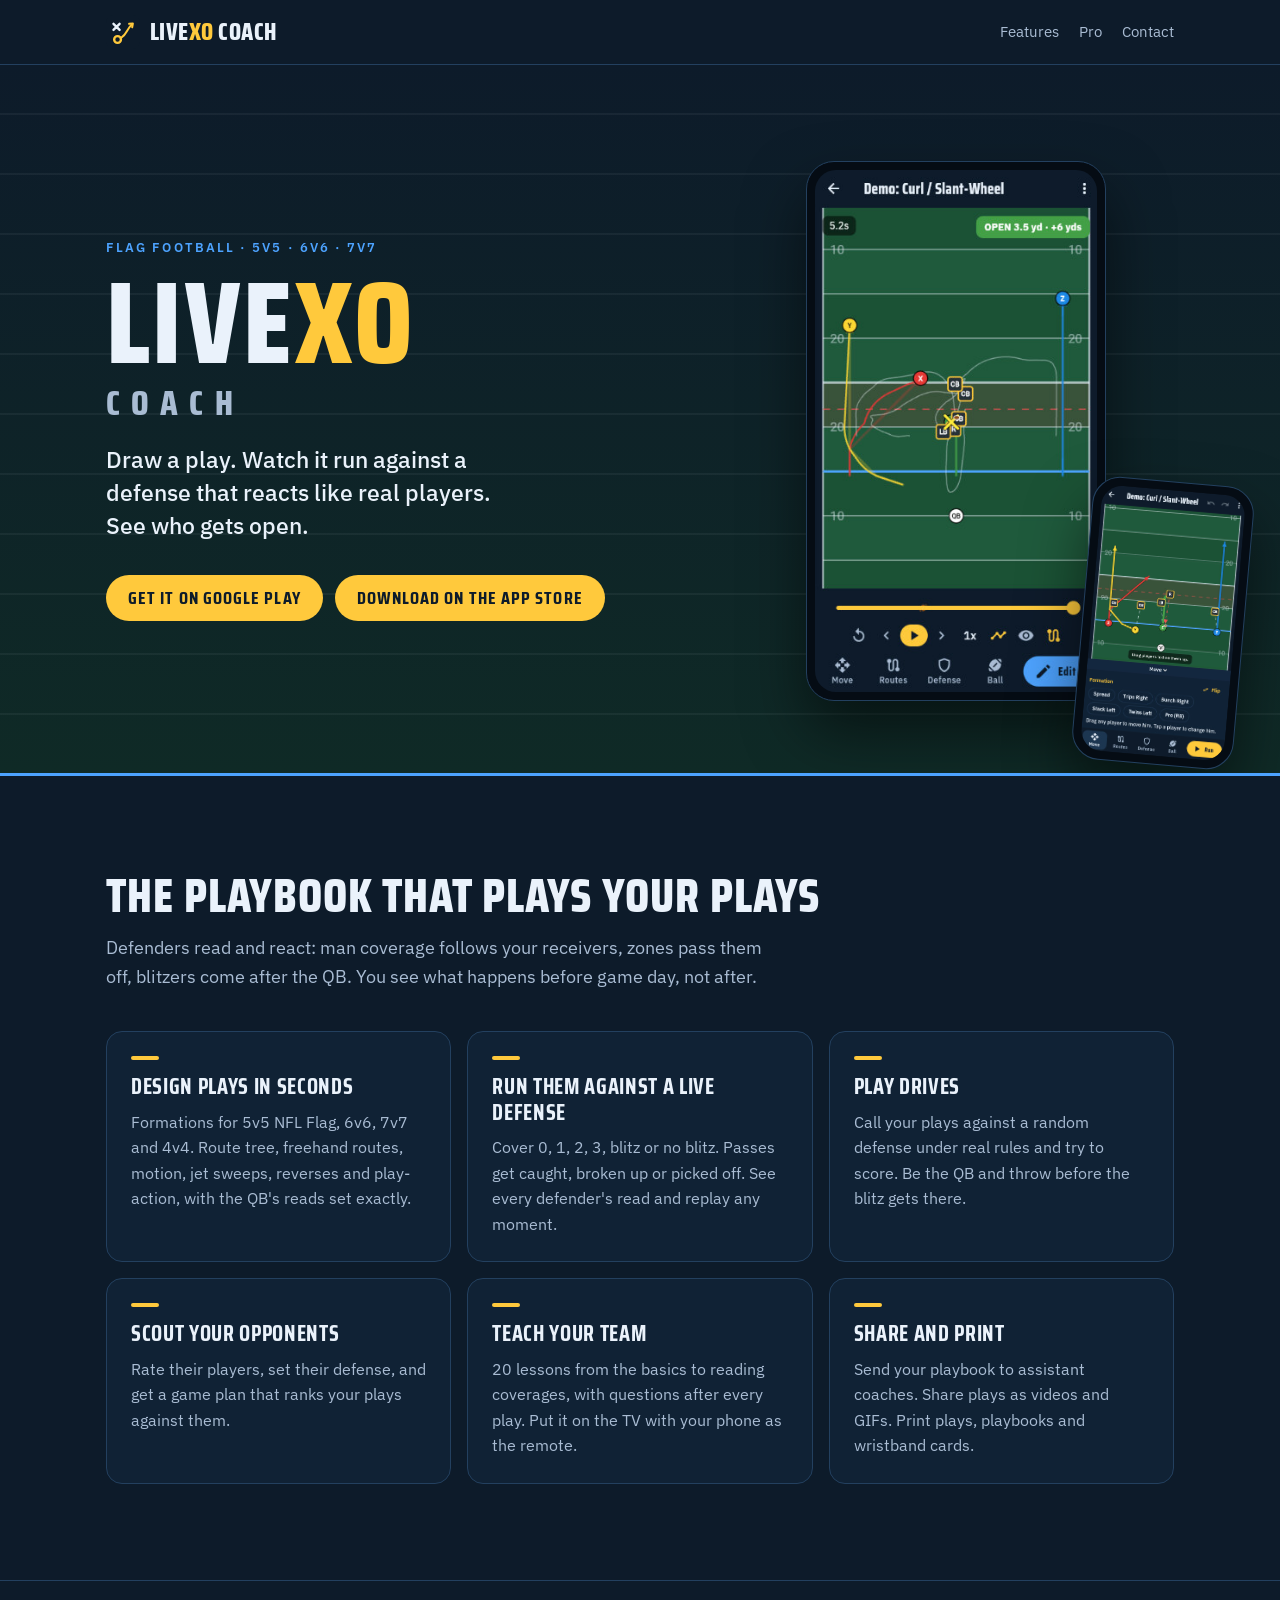
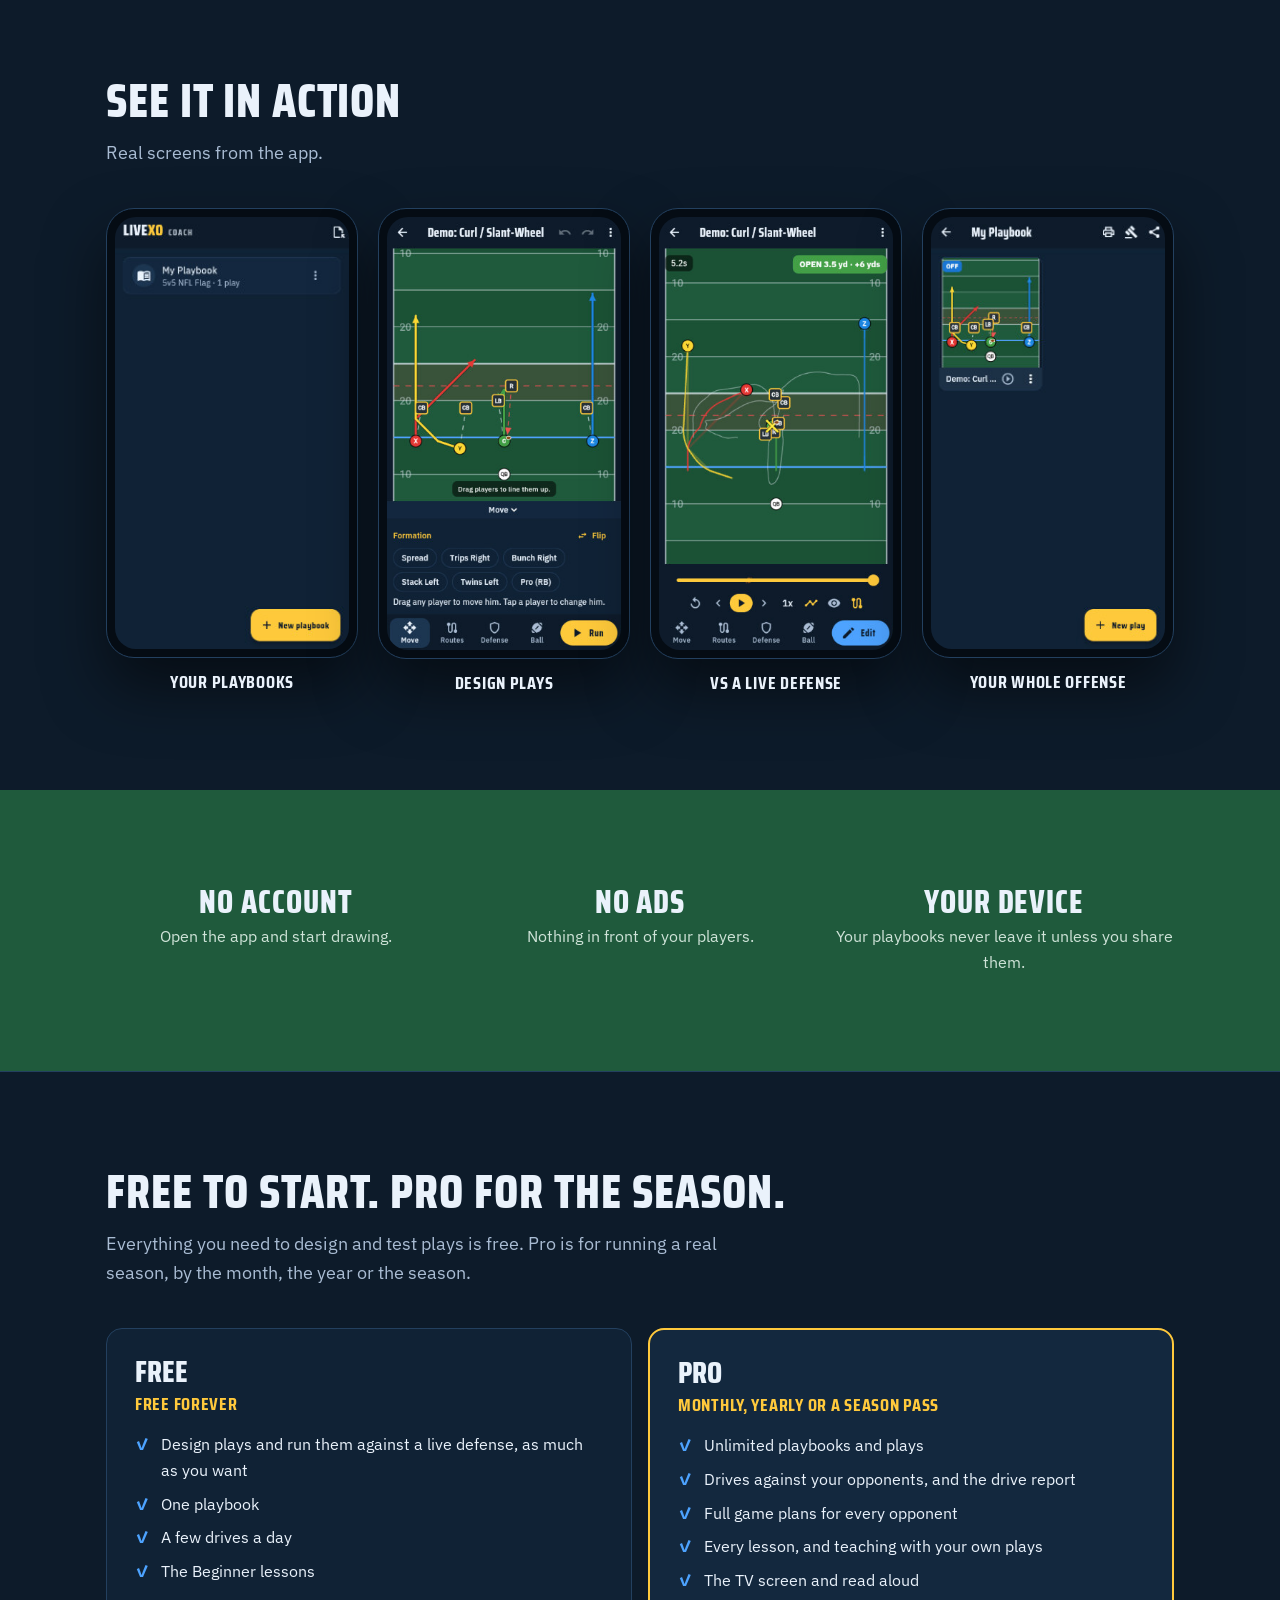
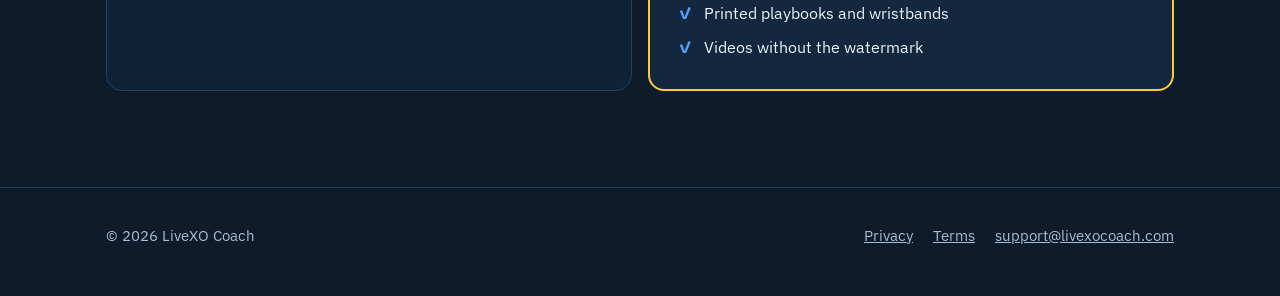
<file: index.html>
<!doctype html>
<html lang="en">
<head>
<meta charset="utf-8">
<meta name="viewport" content="width=device-width, initial-scale=1">
<title>LiveXO Coach: Flag Football Plays vs a Live Defense</title>
<meta name="description" content="Design flag football plays and watch them run against a live, reacting defense. Playbooks, drives, scouting, lessons and wristbands for coaches.">
<meta property="og:title" content="LiveXO Coach">
<meta property="og:description" content="Draw a play. Watch it run against a defense that reacts like real players. See who gets open.">
<meta property="og:image" content="https://www.livexocoach.com/img/playback.jpg">
<meta name="theme-color" content="#0D1B2A">
<link rel="icon" href="img/icon.svg" type="image/svg+xml">
<link rel="preconnect" href="https://fonts.googleapis.com">
<link rel="preconnect" href="https://fonts.gstatic.com" crossorigin>
<link rel="stylesheet" href="https://fonts.googleapis.com/css2?family=Saira+Condensed:wght@700;800&family=IBM+Plex+Sans:wght@400;500;600&display=swap">
<link rel="stylesheet" href="style.css">
</head>
<body>
<header class="top">
  <div class="wrap">
    <a class="brand" href="./"><img src="img/icon.svg" alt=""><span>LIVE<b>XO</b> COACH</span></a>
    <nav><a href="#features">Features</a><a href="#pro">Pro</a><a href="mailto:support@livexocoach.com">Contact</a></nav>
  </div>
</header>

<main>
  <div class="hero">
    <div class="wrap">
      <div>
        <p class="eyebrow">Flag football · 5v5 · 6v6 · 7v7</p>
        <h1 class="wordmark">LIVE<b>XO</b><small>COACH</small></h1>
        <p class="lede">Draw a play. Watch it run against a defense that reacts like real players. See who gets open.</p>
        <div class="cta">
          <a class="pill solid" href="https://play.google.com/store/apps/details?id=com.livexocoach.app">Get it on Google Play</a>
          <a class="pill solid" href="https://apps.apple.com/app/id6827227109">Download on the App Store</a>
        </div>
      </div>
      <div class="hero-shot">
        <div class="phone"><img src="img/playback.jpg" alt="A play running against a live defense, with an OPEN result badge" width="327" height="605"></div>
        <div class="phone"><img src="img/editor.jpg" alt="The play editor with routes and formations" width="327" height="605" loading="lazy"></div>
      </div>
    </div>
  </div>

  <section id="features">
    <div class="wrap">
      <h2>The playbook that plays your plays</h2>
      <p class="sub">Defenders read and react: man coverage follows your receivers, zones pass them off, blitzers come after the QB. You see what happens before game day, not after.</p>
      <div class="features">
        <div class="card"><h3>Design plays in seconds</h3><p>Formations for 5v5 NFL Flag, 6v6, 7v7 and 4v4. Route tree, freehand routes, motion, jet sweeps, reverses and play-action, with the QB's reads set exactly.</p></div>
        <div class="card"><h3>Run them against a live defense</h3><p>Cover 0, 1, 2, 3, blitz or no blitz. Passes get caught, broken up or picked off. See every defender's read and replay any moment.</p></div>
        <div class="card"><h3>Play drives</h3><p>Call your plays against a random defense under real rules and try to score. Be the QB and throw before the blitz gets there.</p></div>
        <div class="card"><h3>Scout your opponents</h3><p>Rate their players, set their defense, and get a game plan that ranks your plays against them.</p></div>
        <div class="card"><h3>Teach your team</h3><p>20 lessons from the basics to reading coverages, with questions after every play. Put it on the TV with your phone as the remote.</p></div>
        <div class="card"><h3>Share and print</h3><p>Send your playbook to assistant coaches. Share plays as videos and GIFs. Print plays, playbooks and wristband cards.</p></div>
      </div>
    </div>
  </section>

  <section>
    <div class="wrap">
      <h2>See it in action</h2>
      <p class="sub">Real screens from the app.</p>
      <div class="shots">
        <figure><div class="phone"><img src="img/home.jpg" alt="Home screen with a playbook" width="327" height="605" loading="lazy"></div><figcaption>Your playbooks</figcaption></figure>
        <figure><div class="phone"><img src="img/editor.jpg" alt="Play editor with routes" width="327" height="605" loading="lazy"></div><figcaption>Design plays</figcaption></figure>
        <figure><div class="phone"><img src="img/playback.jpg" alt="A play running against a live defense" width="327" height="605" loading="lazy"></div><figcaption>Vs a live defense</figcaption></figure>
        <figure><div class="phone"><img src="img/playbook.jpg" alt="Playbook grid of play cards" width="245" height="453" loading="lazy"></div><figcaption>Your whole offense</figcaption></figure>
      </div>
    </div>
  </section>

  <section class="promise">
    <div class="wrap">
      <div><strong>No account</strong><span>Open the app and start drawing.</span></div>
      <div><strong>No ads</strong><span>Nothing in front of your players.</span></div>
      <div><strong>Your device</strong><span>Your playbooks never leave it unless you share them.</span></div>
    </div>
  </section>

  <section id="pro">
    <div class="wrap">
      <h2>Free to start. Pro for the season.</h2>
      <p class="sub">Everything you need to design and test plays is free. Pro is for running a real season, by the month, the year or the season.</p>
      <div class="split">
        <div class="plan">
          <h3>Free</h3>
          <p class="price">Free forever</p>
          <ul>
            <li>Design plays and run them against a live defense, as much as you want</li>
            <li>One playbook</li>
            <li>A few drives a day</li>
            <li>The Beginner lessons</li>
          </ul>
        </div>
        <div class="plan pro">
          <h3>Pro</h3>
          <p class="price">Monthly, yearly or a season pass</p>
          <ul>
            <li>Unlimited playbooks and plays</li>
            <li>Drives against your opponents, and the drive report</li>
            <li>Full game plans for every opponent</li>
            <li>Every lesson, and teaching with your own plays</li>
            <li>The TV screen and read aloud</li>
            <li>Printed playbooks and wristbands</li>
            <li>Videos without the watermark</li>
          </ul>
        </div>
      </div>
    </div>
  </section>
</main>

<footer>
  <div class="wrap">
    <span>© 2026 LiveXO Coach</span>
    <nav><a href="privacy/">Privacy</a><a href="terms/">Terms</a><a href="mailto:support@livexocoach.com">support@livexocoach.com</a></nav>
  </div>
</footer>
</body>
</html>
</file>
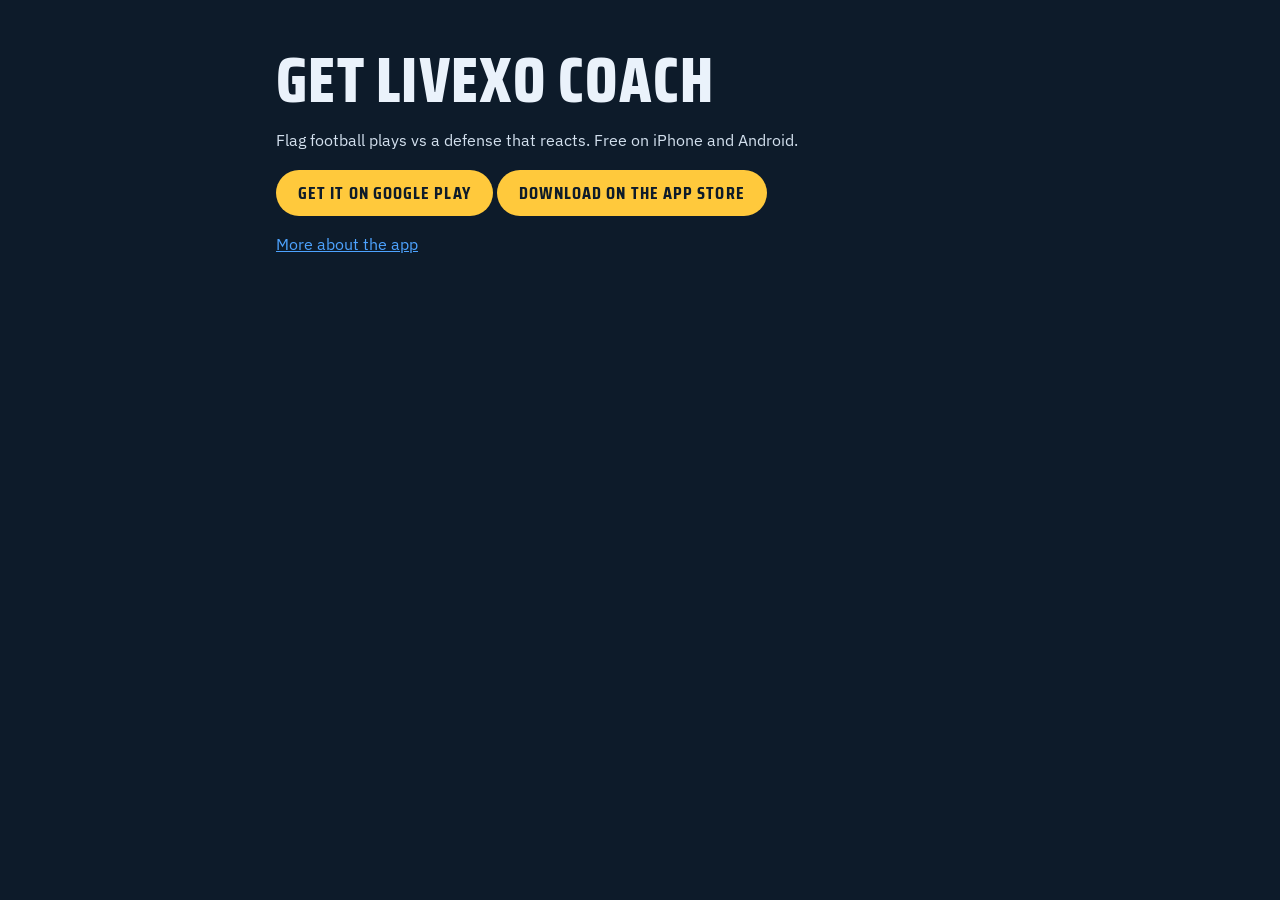
<file: get/index.html>
<!doctype html>
<html lang="en">
<head>
<meta charset="utf-8">
<meta name="viewport" content="width=device-width, initial-scale=1">
<title>Get LiveXO Coach</title>
<meta name="robots" content="noindex">
<meta name="theme-color" content="#0D1B2A">
<link rel="icon" href="../img/icon.svg" type="image/svg+xml">
<link rel="stylesheet" href="https://fonts.googleapis.com/css2?family=Saira+Condensed:wght@700;800&family=IBM+Plex+Sans:wght@400;500;600&display=swap">
<link rel="stylesheet" href="../style.css">
<script>
// Sends phones straight to their store, tagged with where the link was
// posted (?ref=tiktok etc.) so Play Console and App Store Connect show
// installs by source. Nothing is stored or sent anywhere else.
(function () {
  // App Store Connect → Analytics → Sources → Campaigns shows the provider
  // ID. Without it the App Store link still works, just untagged.
  var APPLE_PROVIDER_ID = '129684420';
  var m = /[?&]ref=([a-z0-9_-]{1,40})/i.exec(location.search);
  var ref = m ? m[1].toLowerCase() : 'site';
  var play = 'https://play.google.com/store/apps/details?id=com.livexocoach.app' +
    '&referrer=' + encodeURIComponent('utm_source=' + ref + '&utm_medium=link');
  var apple = APPLE_PROVIDER_ID
    ? 'https://apps.apple.com/app/apple-store/id6827227109?pt=' +
      APPLE_PROVIDER_ID + '&ct=' + ref + '&mt=8'
    : 'https://apps.apple.com/app/id6827227109';
  var ua = navigator.userAgent;
  var ios = /iPhone|iPad|iPod/.test(ua) ||
    (/Macintosh/.test(ua) && navigator.maxTouchPoints > 1);
  if (ios) location.replace(apple);
  else if (/Android/.test(ua)) location.replace(play);
  document.addEventListener('DOMContentLoaded', function () {
    document.getElementById('play').href = play;
    document.getElementById('apple').href = apple;
  });
})();
</script>
</head>
<body>
<main class="wrap doc">
  <h1>Get LiveXO Coach</h1>
  <p>Flag football plays vs a defense that reacts. Free on iPhone and Android.</p>
  <p>
    <a class="pill solid" id="play" href="https://play.google.com/store/apps/details?id=com.livexocoach.app">Get it on Google Play</a>
    <a class="pill solid" id="apple" href="https://apps.apple.com/app/id6827227109">Download on the App Store</a>
  </p>
  <p><a href="../">More about the app</a></p>
</main>
</body>
</html>
</file>
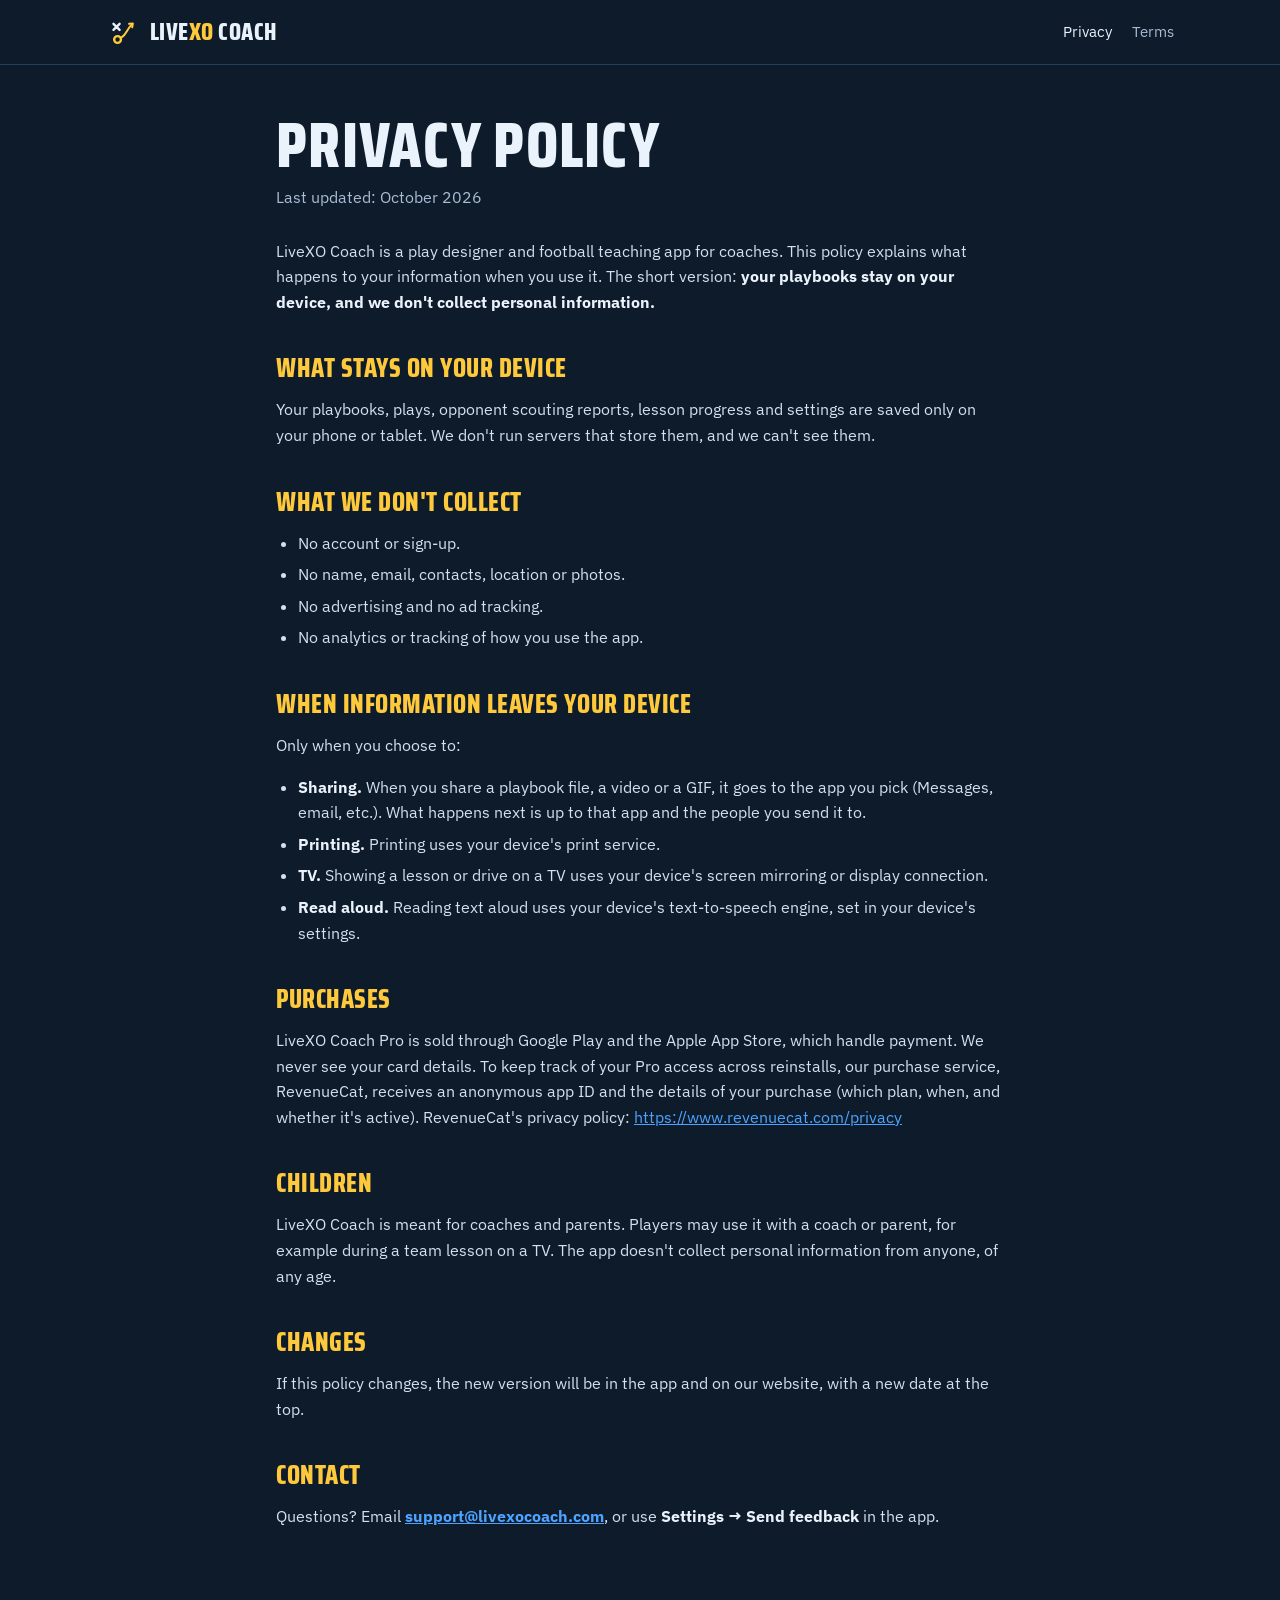
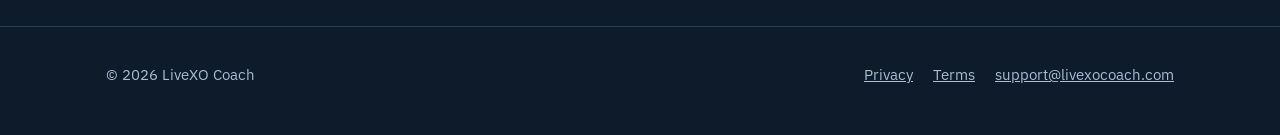
<file: privacy/index.html>
<!doctype html>
<html lang="en">
<head>
<meta charset="utf-8">
<meta name="viewport" content="width=device-width, initial-scale=1">
<title>Privacy Policy | LiveXO Coach</title>
<meta name="theme-color" content="#0D1B2A">
<link rel="icon" href="../img/icon.svg" type="image/svg+xml">
<link rel="preconnect" href="https://fonts.googleapis.com">
<link rel="preconnect" href="https://fonts.gstatic.com" crossorigin>
<link rel="stylesheet" href="https://fonts.googleapis.com/css2?family=Saira+Condensed:wght@700;800&family=IBM+Plex+Sans:wght@400;500;600&display=swap">
<link rel="stylesheet" href="../style.css">
</head>
<body>
<header class="top">
  <div class="wrap">
    <a class="brand" href="../"><img src="../img/icon.svg" alt=""><span>LIVE<b>XO</b> COACH</span></a>
    <nav><a href="../privacy/" aria-current="page">Privacy</a><a href="../terms/">Terms</a></nav>
  </div>
</header>
<main class="wrap doc">
<h1>Privacy Policy</h1>
<p class="updated">Last updated: October 2026</p>
<p>LiveXO Coach is a play designer and football teaching app for coaches. This policy explains what happens to your information when you use it. The short version: <b>your playbooks stay on your device, and we don&#x27;t collect personal information.</b></p>
<h2>What stays on your device</h2>
<p>Your playbooks, plays, opponent scouting reports, lesson progress and settings are saved only on your phone or tablet. We don&#x27;t run servers that store them, and we can&#x27;t see them.</p>
<h2>What we don&#x27;t collect</h2>
<ul>
<li>No account or sign-up.</li>
<li>No name, email, contacts, location or photos.</li>
<li>No advertising and no ad tracking.</li>
<li>No analytics or tracking of how you use the app.</li>
</ul>
<h2>When information leaves your device</h2>
<p>Only when you choose to:</p>
<ul>
<li><b>Sharing.</b> When you share a playbook file, a video or a GIF, it goes to the app you pick (Messages, email, etc.). What happens next is up to that app and the people you send it to.</li>
<li><b>Printing.</b> Printing uses your device&#x27;s print service.</li>
<li><b>TV.</b> Showing a lesson or drive on a TV uses your device&#x27;s screen mirroring or display connection.</li>
<li><b>Read aloud.</b> Reading text aloud uses your device&#x27;s text-to-speech engine, set in your device&#x27;s settings.</li>
</ul>
<h2>Purchases</h2>
<p>LiveXO Coach Pro is sold through Google Play and the Apple App Store, which handle payment. We never see your card details. To keep track of your Pro access across reinstalls, our purchase service, RevenueCat, receives an anonymous app ID and the details of your purchase (which plan, when, and whether it&#x27;s active). RevenueCat&#x27;s privacy policy: <a href="https://www.revenuecat.com/privacy">https://www.revenuecat.com/privacy</a></p>
<h2>Children</h2>
<p>LiveXO Coach is meant for coaches and parents. Players may use it with a coach or parent, for example during a team lesson on a TV. The app doesn&#x27;t collect personal information from anyone, of any age.</p>
<h2>Changes</h2>
<p>If this policy changes, the new version will be in the app and on our website, with a new date at the top.</p>
<h2>Contact</h2>
<p>Questions? Email <b><a href="mailto:support@livexocoach.com">support@livexocoach.com</a></b>, or use <b>Settings → Send feedback</b> in the app.</p>
</main>
<footer>
  <div class="wrap">
    <span>© 2026 LiveXO Coach</span>
    <nav><a href="../privacy/">Privacy</a><a href="../terms/">Terms</a><a href="mailto:support@livexocoach.com">support@livexocoach.com</a></nav>
  </div>
</footer>
</body>
</html>
</file>
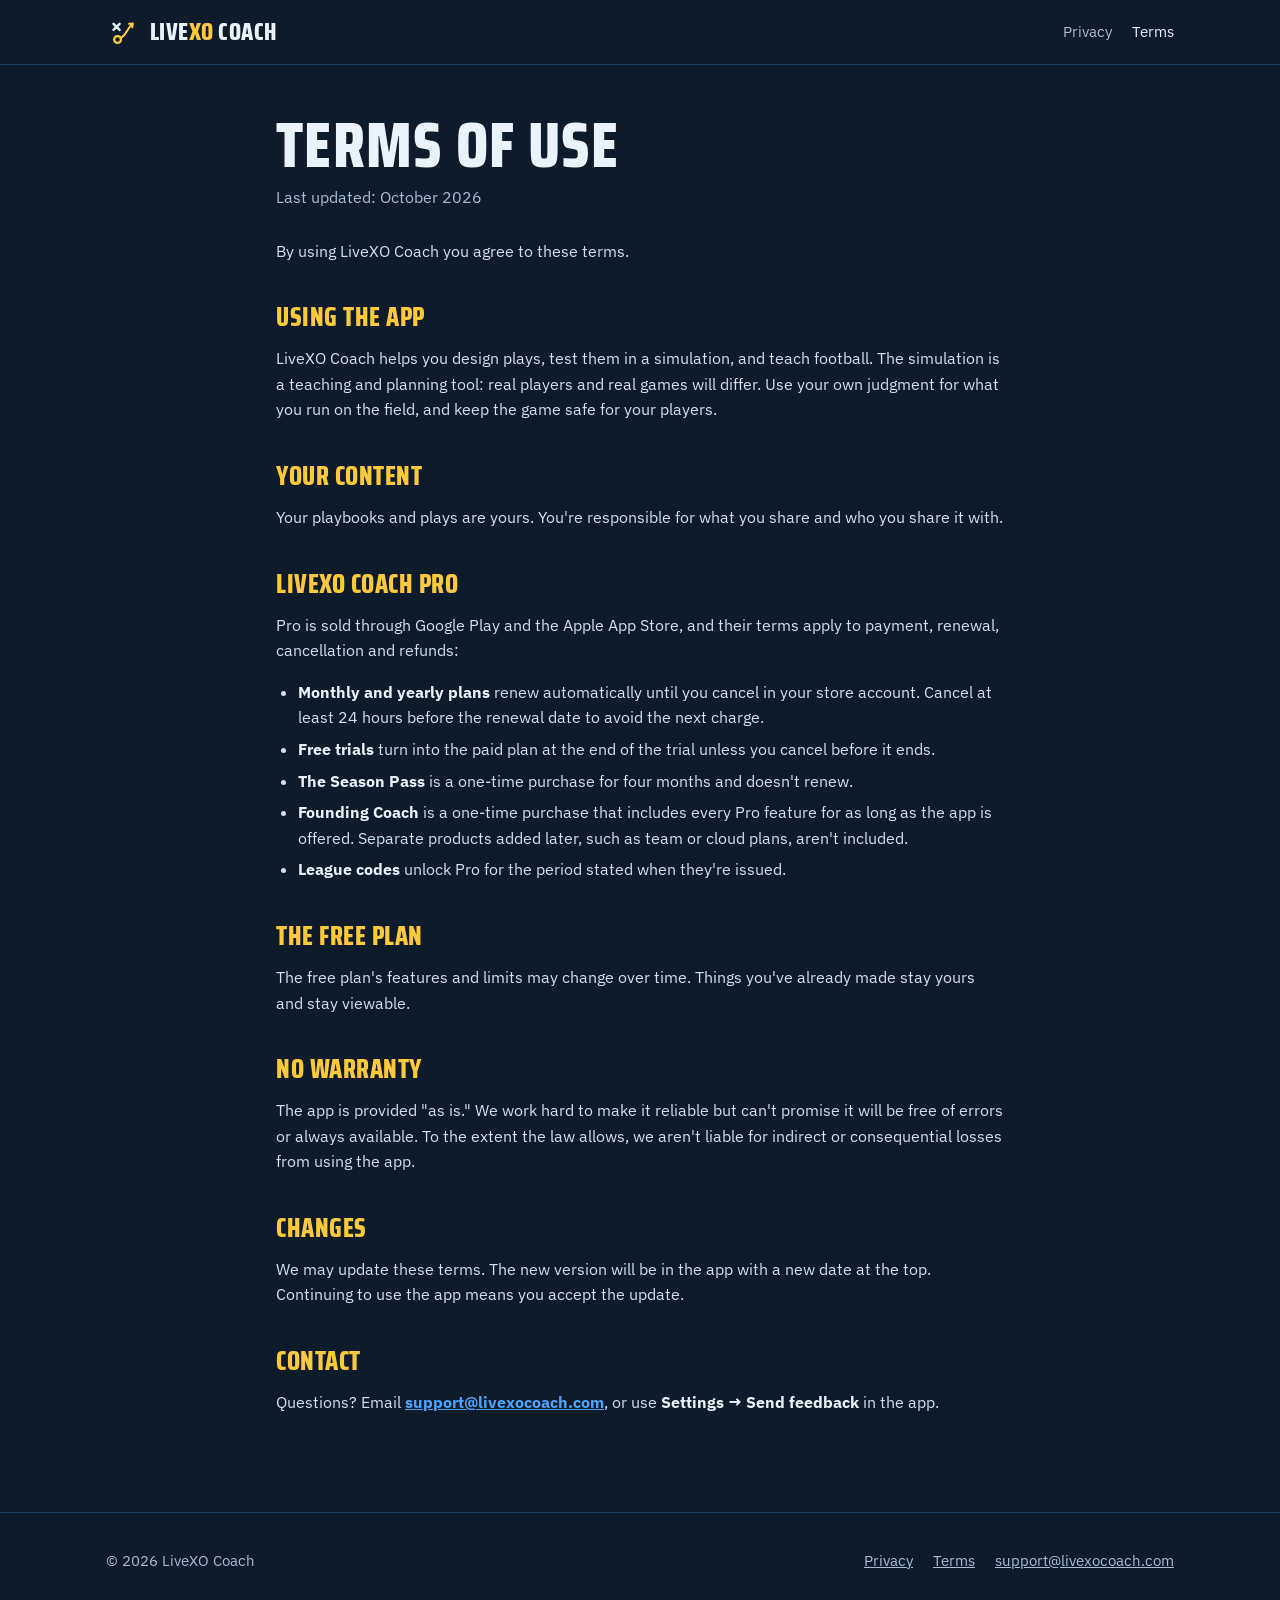
<file: terms/index.html>
<!doctype html>
<html lang="en">
<head>
<meta charset="utf-8">
<meta name="viewport" content="width=device-width, initial-scale=1">
<title>Terms of Use | LiveXO Coach</title>
<meta name="theme-color" content="#0D1B2A">
<link rel="icon" href="../img/icon.svg" type="image/svg+xml">
<link rel="preconnect" href="https://fonts.googleapis.com">
<link rel="preconnect" href="https://fonts.gstatic.com" crossorigin>
<link rel="stylesheet" href="https://fonts.googleapis.com/css2?family=Saira+Condensed:wght@700;800&family=IBM+Plex+Sans:wght@400;500;600&display=swap">
<link rel="stylesheet" href="../style.css">
</head>
<body>
<header class="top">
  <div class="wrap">
    <a class="brand" href="../"><img src="../img/icon.svg" alt=""><span>LIVE<b>XO</b> COACH</span></a>
    <nav><a href="../privacy/">Privacy</a><a href="../terms/" aria-current="page">Terms</a></nav>
  </div>
</header>
<main class="wrap doc">
<h1>Terms of Use</h1>
<p class="updated">Last updated: October 2026</p>
<p>By using LiveXO Coach you agree to these terms.</p>
<h2>Using the app</h2>
<p>LiveXO Coach helps you design plays, test them in a simulation, and teach football. The simulation is a teaching and planning tool: real players and real games will differ. Use your own judgment for what you run on the field, and keep the game safe for your players.</p>
<h2>Your content</h2>
<p>Your playbooks and plays are yours. You&#x27;re responsible for what you share and who you share it with.</p>
<h2>LiveXO Coach Pro</h2>
<p>Pro is sold through Google Play and the Apple App Store, and their terms apply to payment, renewal, cancellation and refunds:</p>
<ul>
<li><b>Monthly and yearly plans</b> renew automatically until you cancel in your store account. Cancel at least 24 hours before the renewal date to avoid the next charge.</li>
<li><b>Free trials</b> turn into the paid plan at the end of the trial unless you cancel before it ends.</li>
<li><b>The Season Pass</b> is a one-time purchase for four months and doesn&#x27;t renew.</li>
<li><b>Founding Coach</b> is a one-time purchase that includes every Pro feature for as long as the app is offered. Separate products added later, such as team or cloud plans, aren&#x27;t included.</li>
<li><b>League codes</b> unlock Pro for the period stated when they&#x27;re issued.</li>
</ul>
<h2>The free plan</h2>
<p>The free plan&#x27;s features and limits may change over time. Things you&#x27;ve already made stay yours and stay viewable.</p>
<h2>No warranty</h2>
<p>The app is provided &quot;as is.&quot; We work hard to make it reliable but can&#x27;t promise it will be free of errors or always available. To the extent the law allows, we aren&#x27;t liable for indirect or consequential losses from using the app.</p>
<h2>Changes</h2>
<p>We may update these terms. The new version will be in the app with a new date at the top. Continuing to use the app means you accept the update.</p>
<h2>Contact</h2>
<p>Questions? Email <b><a href="mailto:support@livexocoach.com">support@livexocoach.com</a></b>, or use <b>Settings → Send feedback</b> in the app.</p>
</main>
<footer>
  <div class="wrap">
    <span>© 2026 LiveXO Coach</span>
    <nav><a href="../privacy/">Privacy</a><a href="../terms/">Terms</a><a href="mailto:support@livexocoach.com">support@livexocoach.com</a></nav>
  </div>
</footer>
</body>
</html>
</file>
<file: style.css>
/* LiveXO Coach website: the app's film-room navy, signal yellow and turf. */
:root {
  color-scheme: dark;
  --navy: #0D1B2A;
  --navy2: #102235;
  --navy3: #13283E;
  --line: #23405F;
  --signal: #FFC93C;
  --sky: #4DA3FF;
  --turf: #1F5A3C;
  --ice: #EAF2FB;
  --mute: #A9BCD3;
  --display: "Saira Condensed", "Arial Narrow", sans-serif;
  --sans: "IBM Plex Sans", system-ui, sans-serif;
}

* { box-sizing: border-box; }
html { -webkit-text-size-adjust: 100%; }
body {
  margin: 0;
  background: var(--navy);
  color: var(--ice);
  font: 16px/1.6 var(--sans);
}
a { color: var(--sky); }
a:hover { color: var(--signal); }
img { max-width: 100%; height: auto; display: block; }
.wrap { max-width: 1100px; margin: 0 auto; padding: 0 16px; }

/* top bar */
.top { border-bottom: 1px solid var(--line); }
.top .wrap { display: flex; align-items: center; justify-content: space-between; gap: 16px; height: 64px; }
.brand { display: flex; align-items: center; gap: 10px; text-decoration: none; color: var(--ice); }
.brand img { width: 34px; height: 34px; }
.brand span { font: 800 24px/1 var(--display); letter-spacing: .02em; }
.brand b, .wordmark b { color: var(--signal); font-weight: inherit; }
.top nav { display: flex; gap: 20px; font-size: 15px; }
.top nav a { color: var(--mute); text-decoration: none; }
.top nav a:hover, .top nav a[aria-current] { color: var(--ice); }

/* hero */
.hero {
  padding: clamp(48px, 8vw, 96px) 0 clamp(40px, 6vw, 72px);
  background:
    repeating-linear-gradient(0deg, transparent 0 58px, rgba(234,242,251,.05) 58px 60px),
    linear-gradient(180deg, var(--navy) 0%, #0F2A26 100%);
  border-bottom: 3px solid var(--sky);
  overflow: hidden;
}
.hero .wrap { display: grid; grid-template-columns: 1.15fr .85fr; gap: 40px; align-items: center; }
.eyebrow { font: 600 13px/1 var(--sans); letter-spacing: .16em; text-transform: uppercase; color: var(--sky); margin: 0 0 18px; }
.wordmark { font: 800 clamp(60px, 10vw, 116px)/.88 var(--display); letter-spacing: .02em; margin: 0; }
.wordmark small { display: block; font-size: .3em; letter-spacing: .32em; color: var(--mute); margin-top: .4em; }
.lede { font: 500 clamp(19px, 2.2vw, 23px)/1.45 var(--sans); margin: 24px 0 0; max-width: 30ch; }
.cta { display: flex; flex-wrap: wrap; gap: 12px; margin-top: 32px; align-items: center; }
.pill {
  display: inline-flex; align-items: center; gap: 8px;
  font: 700 18px/1 var(--display); letter-spacing: .06em; text-transform: uppercase;
  padding: 14px 22px; border-radius: 999px; text-decoration: none;
}
.pill.solid { background: var(--signal); color: var(--navy); }
a.pill.solid:hover { background: var(--ice); color: var(--navy); }
.pill.ghost { border: 1.5px solid var(--line); color: var(--mute); }
.hero-shot { justify-self: center; position: relative; }
.hero-shot .phone { width: min(300px, 70vw); }
.hero-shot .phone + .phone {
  position: absolute; width: 54%; right: -46%; bottom: -12%;
  transform: rotate(5deg);
}

/* phone frame */
.phone {
  border-radius: 28px; padding: 8px; background: #050C14;
  border: 1px solid var(--line);
  box-shadow: 0 30px 60px rgba(0,0,0,.5);
}
.phone img { border-radius: 21px; width: 100%; }

/* sections */
section { padding: clamp(56px, 8vw, 96px) 0; }
section + section { border-top: 1px solid var(--line); }
h2 { font: 800 clamp(34px, 5vw, 48px)/1 var(--display); letter-spacing: .02em; text-transform: uppercase; margin: 0 0 14px; }
.sub { color: var(--mute); max-width: 60ch; margin: 0; font-size: 18px; }

.features { display: grid; grid-template-columns: repeat(auto-fit, minmax(300px, 1fr)); gap: 16px; margin-top: 40px; }
.card { background: var(--navy2); border: 1px solid var(--line); border-radius: 16px; padding: 24px; }
.card h3 { font: 700 22px/1.15 var(--display); letter-spacing: .03em; text-transform: uppercase; margin: 0 0 10px; }
.card h3::before { content: ""; display: block; width: 28px; height: 4px; border-radius: 2px; background: var(--signal); margin-bottom: 14px; }
.card p { margin: 0; color: var(--mute); }

.shots { display: grid; grid-template-columns: repeat(4, 1fr); gap: 20px; margin-top: 40px; }
.shots figure { margin: 0; }
.shots figcaption { margin-top: 14px; font: 700 18px/1.2 var(--display); letter-spacing: .04em; text-transform: uppercase; text-align: center; }

.split { display: grid; grid-template-columns: 1fr 1fr; gap: 16px; margin-top: 40px; }
.plan { border-radius: 16px; padding: 28px; border: 1px solid var(--line); background: var(--navy2); }
.plan.pro { border: 2px solid var(--signal); background: var(--navy3); }
.plan h3 { font: 800 30px/1 var(--display); text-transform: uppercase; margin: 0 0 6px; }
.plan .price { color: var(--signal); font: 700 18px/1.3 var(--display); letter-spacing: .04em; text-transform: uppercase; margin: 0 0 16px; }
.plan ul { margin: 0; padding: 0; list-style: none; display: grid; gap: 8px; }
.plan li { padding-left: 26px; position: relative; }
.plan li::before { content: "✓"; position: absolute; left: 0; color: var(--sky); font-weight: 700; }

.promise { background: var(--turf); border-top: 0 !important; }
.promise .wrap { display: grid; grid-template-columns: repeat(auto-fit, minmax(220px, 1fr)); gap: 24px; text-align: center; }
.promise strong { display: block; font: 800 32px/1 var(--display); text-transform: uppercase; letter-spacing: .03em; margin-bottom: 6px; }
.promise span { color: #CFE3D8; }

/* legal pages */
.doc { max-width: 760px; padding-top: 48px; padding-bottom: 80px; }
.doc h1 { font: 800 clamp(44px, 7vw, 64px)/1 var(--display); text-transform: uppercase; letter-spacing: .02em; margin: 0 0 8px; }
.doc h2 { font-size: 26px; margin: 40px 0 10px; color: var(--signal); }
.doc p, .doc li { color: #D3E0EE; }
.doc .updated { color: var(--mute); margin: 0 0 28px; }
.doc ul { padding-left: 22px; }
.doc li { margin: 6px 0; }
.doc b { color: var(--ice); }

/* footer */
footer { border-top: 1px solid var(--line); padding: 36px 0 48px; color: var(--mute); font-size: 15px; }
footer .wrap { display: flex; flex-wrap: wrap; justify-content: space-between; gap: 16px; }
footer nav { display: flex; flex-wrap: wrap; gap: 20px; }
footer a { color: var(--mute); }

@media (max-width: 860px) {
  .hero .wrap { grid-template-columns: 1fr; }
  .hero-shot { margin-top: 12px; margin-right: 30%; }
  .hero-shot .phone { width: min(260px, 58vw); }
  .shots { grid-template-columns: repeat(2, 1fr); }
  .split { grid-template-columns: 1fr; }
}
@media (max-width: 480px) {
  .top nav { gap: 14px; font-size: 14px; }
  .shots { gap: 14px; }
  .shots figcaption { font-size: 15px; }
}
</file>
